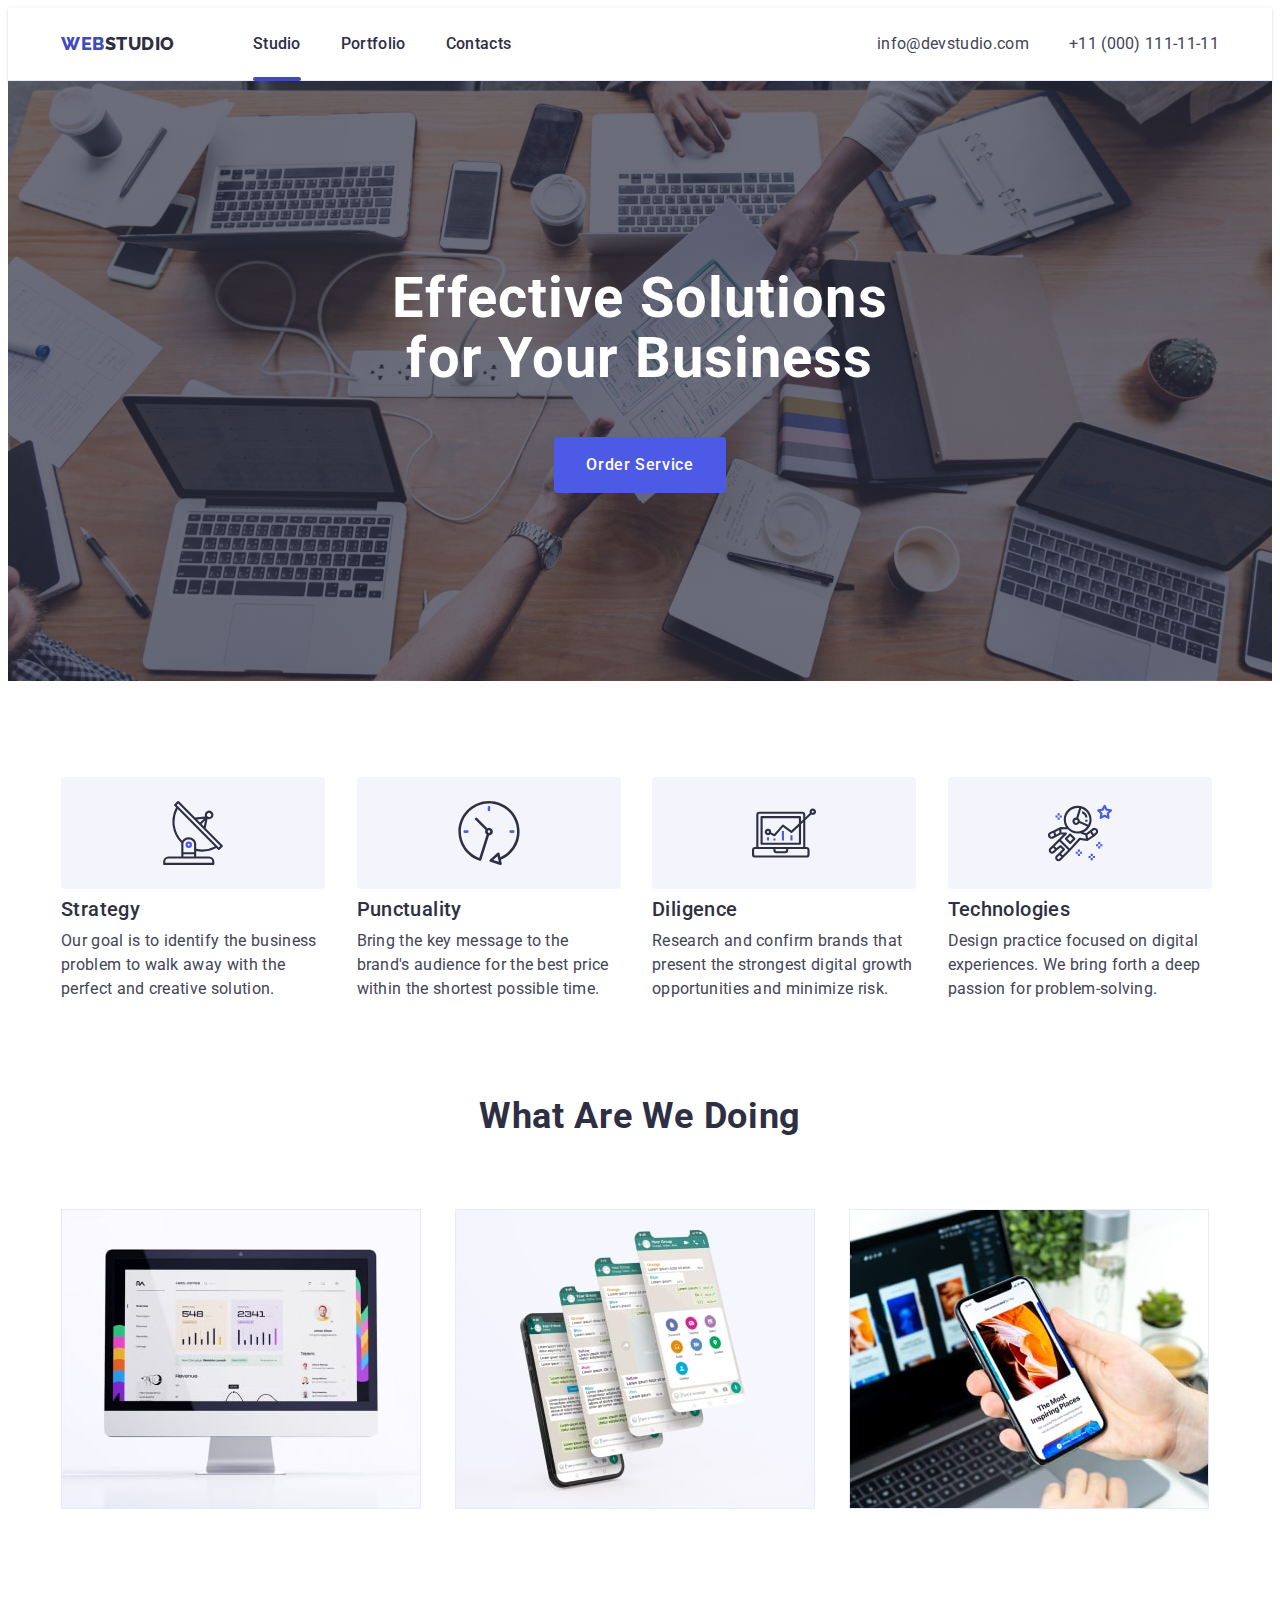
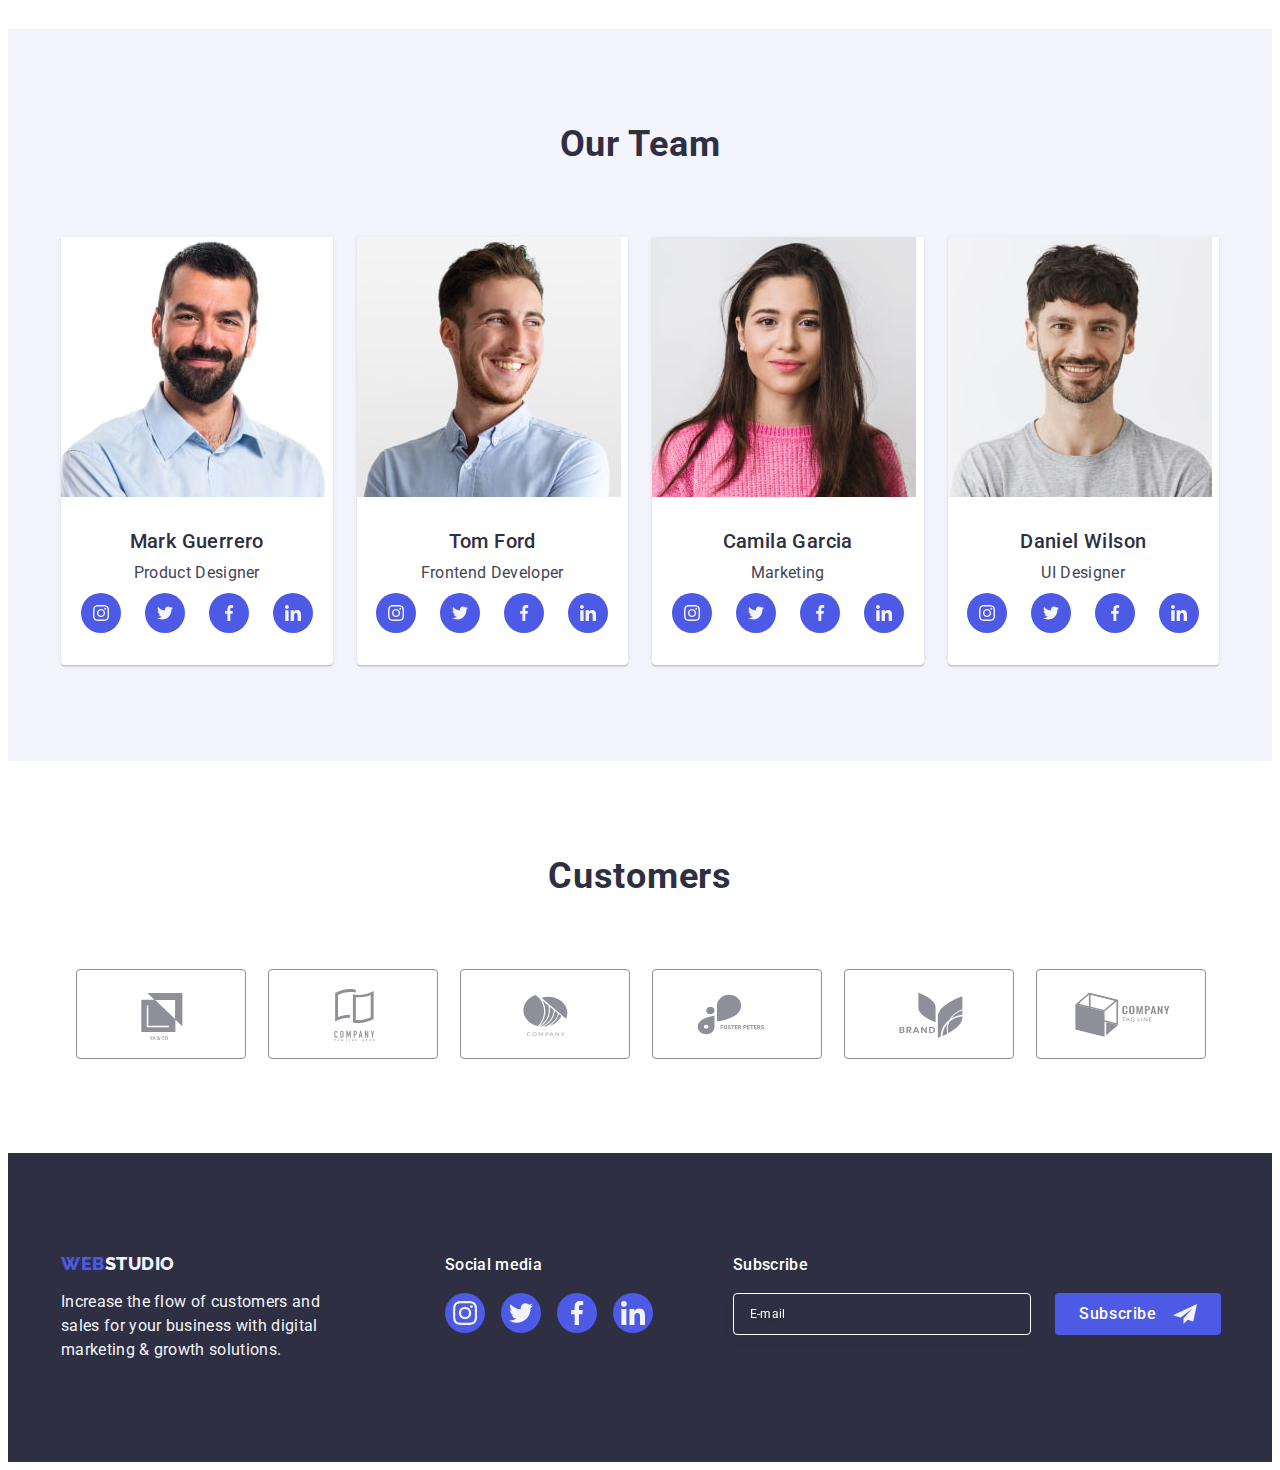
<file: index.html>
<!DOCTYPE html>
<html lang="en">
<head>
    <meta charset="UTF-8">
    <meta http-equiv="X-UA-Compatible" content="IE=edge">
    <meta name="viewport" content="width=device-width, initial-scale=1.0">
    <title>Web Studio</title>
    <link rel="preconnect" href="https://fonts.googleapis.com">
    <link rel="preconnect" href="https://fonts.gstatic.com" crossorigin>
    <link href="https://fonts.googleapis.com/css2?family=Raleway:wght@800&family=Roboto:wght@400;500;700&display=swap"
        rel="stylesheet">
    <link rel="stylesheet" href="https://cdnjs.cloudflare.com/ajax/libs/modern-normalize/2.0.0/modern-normalize.min.css"
        integrity="sha512-4xo8blKMVCiXpTaLzQSLSw3KFOVPWhm/TRtuPVc4WG6kUgjH6J03IBuG7JZPkcWMxJ5huwaBpOpnwYElP/m6wg=="
        crossorigin="anonymous" referrerpolicy="no-referrer" />
    <link rel="stylesheet" href="./css/styles.css">
</head>
<body>
    <h1 class="full"></h1>
    <header class="header">
    <div class="container header-container">
            <nav class="header-navigation list">
                <a href="./index.html" class="header-logo link">    
                    Web<span class="header-logo-accent">Studio</span>
                </a>
                <ul class="header-menu list">
                    <li class="header-menu-item"><a class="header-menu-link link current" href="./index.html">Studio</a></li>
                    <li class="header-menu-item"><a class="header-menu-link link" href="./portfolio.html">Portfolio</a></li>
                    <li class="header-menu-item"><a class="header-menu-link link" href="">Contacts</a></li>
                </ul>
            </nav>
            <address class="header-address">
                <ul class="header-address list">
                    <li class="header-socials-item"><a class="header-socials-item link" href="mailto:info@devstudio.com">info@devstudio.com</a><br /></li>
                    <li class="header-socials-item"><a class="header-socials-item link" href="tel:+110001111111">+11 (000) 111-11-11</a><br /></li>
                </ul>
            </address>
            <button type="button" class="header-button" data-menu-open>
                <svg class="header-button" width="32" height="22">
                    <use href="./images/icons.svg#icon-menu-hamburger"></use>
                </svg>
            </button>
    </div>
    <div class="mob-menu is-hidden" data-menu>
        <button type="button" class="mob-menu-close-btn" data-menu-close>
            <svg class="modal-icon" width="8" height="8"> 
                <use href="./images/icons.svg#icon-close-btn"></use>
            </svg>
        </button>
        <nav class="header-mob-navigation list">
        <ul class="header-mob-menu list">
            <li class="header-mob-menu-item"><a class="header-mob-menu-link link current" href="./index.html">Studio</a></li>
            <li class="header-mob-menu-item"><a class="header-mob-menu-link link" href="./portfolio.html">Portfolio</a></li>
            <li class="header-mob-menu-item"><a class="header-mob-menu-link link" href="">Contacts</a></li>
        </ul>
        </nav>
        <div>
            <address class="header-mob-address">
        <ul class="header-mob-address list">
            <li class="header-mob-socials-item"><a class="header-mob-tell link" href="tel:+110001111111">+11 (000)
                    111-11-11</a><br /></li>
            <li class="header-mob-socials-item"><a class="header-mob-email link"
                    href="mailto:info@devstudio.com">info@devstudio.com</a><br /></li>
        </ul>
        </address>
        <ul class="header-mob-container">
            <li class="header-mob-block">
                <a class="header-mob-block-link link" href="" aria-label="instagram" target="_blank" rel="noopener noreferrer">
                    <svg class="header-mob-icon" width="24" height="24">
                        <use href="./images/symbol-social-media.svg#icon-instagram-2"></use>
                    </svg>
                </a>
            </li>
            <li class="header-mob-block">
                <a class="header-mob-block-link" href="" aria-label="twitter" target="_blank" rel="noopener noreferrer">
                    <svg class="header-mob-icon" width="24" height="24">
                        <use href="./images/symbol-social-media.svg#icon-twitter-1"></use>
                    </svg>
                </a>
            </li>
            <li class="header-mob-block">
                <a class="header-mob-block-link" href="" aria-label="facebook" target="_blank" rel="noopener noreferrer">
                    <svg class="header-mob-icon" width="24" height="24">
                        <use href="./images/symbol-social-media.svg#icon-facebook-1"></use>
                    </svg>
                </a>
            </li>
            <li class="header-mob-block">
                <a class="header-mob-block-link" href="" aria-label="linkedin" target="_blank" rel="noopener noreferrer">
                    <svg class="header-mob-icon" width="24" height="24">
                        <use href="./images/symbol-social-media.svg#icon-linkedin-1"></use>
                    </svg>
                </a>
            </li>
        </ul>
        </div>
    </div>
    </header>
<main>
    <section class="hero">  
        <div class="container hero-container">
            <h1 class="hero-title">Effective Solutions for Your Business</h1>
            <button type="button" class="hero-btn" data-modal-open>Order Service</button>
        </div>
    </section>

    <section class="advantages list">
        <div class="container">
            <h2 class="visually-hidden">Section2</h2>
        <ul class="advantages-list list">
            <li class="advantages-item">
                <div class="advantages-block">
                    <svg class="advantages-icon" width="64" height="64" >
                        <use href="./images/icons.svg#icon-antenna-1"></use>
                    </svg>
                </div>
                <h3 class="advantages-subtitle">Strategy</h3>
                <p class="advantages-item-text">Our goal is to identify the business problem to walk away with the perfect and creative solution.</p>
            </li>
            <li class="advantages-item">
                <div class="advantages-block">
                    <svg class="advantages-icon" width="64" height="64">
                        <use href="./images/icons.svg#icon-clock-1"></use>
                    </svg>
                </div>
                <h3 class="advantages-subtitle">Punctuality</h3>
                <p class="advantages-item-text">Bring the key message to the brand's audience for the best price within the shortest possible time.</p>
            </li>
            <li class="advantages-item">
                <div class="advantages-block">
                    <svg class="advantages-icon" width="64" height="64">
                        <use href="./images/icons.svg#icon-diagram-1"></use>
                    </svg>
                </div>
                <h3 class="advantages-subtitle">Diligence</h3>
                <p class="advantages-item-text">Research and confirm brands that present the strongest digital growth opportunities and minimize risk.</p>
            </li>
            <li class="advantages-item">
                <div class="advantages-block">              
                    <svg class="advantages-icon" width="64" height="64">
                        <use href="./images/icons.svg#icon-astronaut-1"></use>
                    </svg>
                </div>
                <h3 class="advantages-subtitle">Technologies</h3>
                <p class="advantages-item-text">Design practice focused on digital experiences. We bring forth a deep passion for problem-solving.</p>
            </li>
        </ul>
        </div>
    </section>

    <section class="devices">
    <div class="container">
        <h2 class="devices-title">What are we doing</h2>
        <ul class="devices-list list">
            <li class="devices-item">
                <img 
                    srcset="./images/img1-min.jpg 1x,
                            ./images/img1-min-2x.jpg 2x"
                    src="./images/img1-min.jpg" width="360" height="300"
                    alt="Computer" /> 
            </li>
            <li class="devices-item">
                <img 
                    srcset="./images/img2-min.jpg 1x,
                            ./images/img2-min-2x.jpg 2x"
                    src="./images/img2-min.jpg" width="360" height="300"
                    alt="Phone" />
            </li>
            <li class="devices-item">
                <img 
                    srcset="./images/img3-min.jpg 1x,
                            ./images/img3-min-2x.jpg 2x"
                    src="./images/img3-min.jpg" width="360" height="300"
                    alt="Phone2" />
            </li>
        </ul>
    </div>
    </section >

    <section class="team">
        <div class="container">
            <h2 class="team-title">Our Team</h2>
                <ul class="team-list list">
                    <li class="team-item">
                        <img 
                            srcset="./images/img-min.jpg 1x,
                                    ./images/img-min-2x.jpg 2x"
                            src="./images/img-min.jpg" width="264" height="260" alt="Mark Guerrero" />
                            <div class="container-name-position">
                                <h3 class="team-subtitle">Mark Guerrero</h3>
                                <p class="team-item-text">Product Designer</p>
                                <ul class="team-block-container">
                                    <li class="team-block">
                                        <a class="team-block-link link" 
                                            href="" 
                                            aria-label="instagram" 
                                            target="_blank" 
                                            rel="noopener noreferrer">
                                            <svg class="team-icon" width="16" height="16">
                                                <use href="./images/symbol-social-media.svg#icon-instagram-2"></use>
                                            </svg>
                                        </a>
                                    </li>
                                    <li class="team-block">
                                        <a class="team-block-link link" 
                                            href="" 
                                            aria-label="twitter" 
                                            target="_blank" 
                                            rel="noopener noreferrer">
                                        <svg class="team-icon" width="16" height="16">
                                            <use href="./images/symbol-social-media.svg#icon-twitter-1"></use>
                                        </svg>
                                        </a>
                                    </li>
                                    <li class="team-block">
                                        <a class="team-block-link link" 
                                            href="" 
                                            aria-label="facebook" 
                                            target="_blank" 
                                            rel="noopener noreferrer">
                                        <svg class="team-icon" width="16" height="16">
                                            <use href="./images/symbol-social-media.svg#icon-facebook-1"></use>
                                        </svg>
                                        </a>
                                    </li>
                                    <li class="team-block">
                                        <a class="team-block-link link" 
                                            href="" 
                                            aria-label="linkedin" 
                                            target="_blank" 
                                            rel="noopener noreferrer">
                                        <svg class="team-icon" width="16" height="16">
                                            <use href="./images/symbol-social-media.svg#icon-linkedin-1"></use>
                                        </svg>
                                        </a>
                                    </li>
                                </ul>
                            </div>
                    </li>
                    <li class="team-item">
                        <img 
                            srcset="./images/img-2-min.jpg 1x,
                                    ./images/img-2-min-2x.jpg 2x"
                            src="./images/img-2-min.jpg" width="264" height="260" alt="Tom Ford" />
                            <div class="container-name-position">
                                <h3 class="team-subtitle">Tom Ford</h3>
                                <p class="team-item-text">Frontend Developer</p>
                                <ul class="team-block-container">
                                    <li class="team-block">
                                        <a class="team-block-link link" href="" aria-label="instagram" target="_blank" rel="noopener noreferrer">
                                            <svg class="team-icon" width="16" height="16">
                                                <use href="./images/symbol-social-media.svg#icon-instagram-2"></use>
                                            </svg>
                                        </a>
                                    </li>
                                    <li class="team-block">
                                        <a class="team-block-link link" href="" aria-label="twitter" target="_blank" rel="noopener noreferrer">
                                            <svg class="team-icon" width="16" height="16">
                                                <use href="./images/symbol-social-media.svg#icon-twitter-1"></use>
                                            </svg>
                                        </a>
                                    </li>
                                    <li class="team-block">
                                        <a class="team-block-link link" href="" aria-label="facebook" target="_blank" rel="noopener noreferrer">
                                            <svg class="team-icon" width="16" height="16">
                                                <use href="./images/symbol-social-media.svg#icon-facebook-1"></use>
                                            </svg>
                                        </a>
                                    </li>
                                    <li class="team-block">
                                        <a class="team-block-link link" href="" aria-label="linkedin" target="_blank" rel="noopener noreferrer">
                                            <svg class="team-icon" width="16" height="16">
                                                <use href="./images/symbol-social-media.svg#icon-linkedin-1"></use>
                                            </svg>
                                        </a>
                                    </li>
                                </ul>
                            </div>
                            
                    </li>
                    <li class="team-item">
                        <img 
                            srcset="./images/img-3-min.jpg 1x,
                                    ./images/img-3-min-2x.jpg 2x"
                            src="./images/img-3-min.jpg" width="264" height="260" alt="Camila Garcia" />
                            <div class="container-name-position">
                                <h3 class="team-subtitle">Camila Garcia</h3>
                                <p class="team-item-text">Marketing</p>
                                <ul class="team-block-container">
                                    <li class="team-block">
                                        <a class="team-block-link link" href="" aria-label="instagram" target="_blank" rel="noopener noreferrer">
                                            <svg class="team-icon" width="16" height="16">
                                                <use href="./images/symbol-social-media.svg#icon-instagram-2"></use>
                                            </svg>
                                        </a>
                                    </li>
                                    <li class="team-block">
                                        <a class="team-block-link link" href="" aria-label="twitter" target="_blank" rel="noopener noreferrer">
                                            <svg class="team-icon" width="16" height="16">
                                                <use href="./images/symbol-social-media.svg#icon-twitter-1"></use>
                                            </svg>
                                        </a>
                                    </li>
                                    <li class="team-block">
                                        <a class="team-block-link link" href="" aria-label="facebook" target="_blank" rel="noopener noreferrer">
                                            <svg class="team-icon" width="16" height="16">
                                                <use href="./images/symbol-social-media.svg#icon-facebook-1"></use>
                                            </svg>
                                        </a>
                                    </li>
                                    <li class="team-block">
                                        <a class="team-block-link link" href="" aria-label="linkedin" target="_blank" rel="noopener noreferrer">
                                            <svg class="team-icon" width="16" height="16">
                                                <use href="./images/symbol-social-media.svg#icon-linkedin-1"></use>
                                            </svg>
                                        </a>
                                    </li>
                                </ul>
                            </div>
                            
                    </li> 
                    <li class="team-item">
                        <img 
                            srcset="./images/img-4-min.jpg 1x,
                                    ./images/img-4-min-2x.jpg 2x"
                            src="./images/img-4-min.jpg" width="264" height="260" alt="Daniel Wilson" />
                            <div class="container-name-position">
                                <h3 class="team-subtitle">Daniel Wilson</h3>
                                <p class="team-item-text">UI Designer</p>
                                <ul class="team-block-container">
                                    <li class="team-block">
                                        <a class="team-block-link link" href="" aria-label="instagram" target="_blank" rel="noopener noreferrer">
                                            <svg class="team-icon" width="16" height="16">
                                                <use href="./images/symbol-social-media.svg#icon-instagram-2"></use>
                                            </svg>
                                        </a>
                                    </li>
                                    <li class="team-block">
                                        <a class="team-block-link link" href="" aria-label="twitter" target="_blank" rel="noopener noreferrer">
                                            <svg class="team-icon" width="16" height="16">
                                                <use href="./images/symbol-social-media.svg#icon-twitter-1"></use>
                                            </svg>
                                        </a>
                                    </li>
                                    <li class="team-block">
                                        <a class="team-block-link link" href="" aria-label="facebook" target="_blank" rel="noopener noreferrer">
                                            <svg class="team-icon" width="16" height="16">
                                                <use href="./images/symbol-social-media.svg#icon-facebook-1"></use>
                                            </svg>
                                        </a>
                                    </li>
                                    <li class="team-block">
                                        <a class="team-block-link link" href="" aria-label="linkedin" target="_blank" rel="noopener noreferrer">
                                            <svg class="team-icon" width="16" height="16">
                                                <use href="./images/symbol-social-media.svg#icon-linkedin-1"></use>
                                            </svg>
                                        </a>
                                    </li>
                                </ul>
                            </div>
                            
                    </li>
                </ul>
        </div>
    </section>

    <section class="customers">
        <div class="container">
            <h2 class="customers-title">Customers</h2>
            <ul class="customers-block-container">
                <li class="customers-block">
                    <a class="customers-link link" href="" aria-label="Logo" target="_blank" rel="noopener noreferrer">
                        <svg class="customers-icon" width="104" height="56">
                            <use href="./images/symbol-customers.svg#icon-Logo"></use>
                        </svg>
                    </a>
                </li>
                <li class="customers-block">
                    <a class="customers-link link" href="" aria-label="Logo-2" target="_blank" rel="noopener noreferrer">
                        <svg class="customers-icon" width="104" height="56">
                            <use href="./images/symbol-customers.svg#icon-Logo-2"></use>
                        </svg>
                    </a>
                </li>
                <li class="customers-block">
                    <a class="customers-link link" href="" aria-label="Logo-3" target="_blank" rel="noopener noreferrer">
                        <svg class="customers-icon" width="104" height="56">
                            <use href="./images/symbol-customers.svg#icon-Logo-3"></use>
                        </svg>
                    </a>
                </li>
                <li class="customers-block">
                    <a class="customers-link link" href="" aria-label="Logo-6" target="_blank" rel="noopener noreferrer">
                        <svg class="customers-icon" width="104" height="56">
                            <use href="./images/symbol-customers.svg#icon-Logo-6"></use>
                        </svg>
                    </a>
                </li>
                <li class="customers-block">
                    <a class="customers-link link" href="" aria-label="Logo-4" target="_blank" rel="noopener noreferrer">
                        <svg class="customers-icon" width="104" height="56">
                            <use href="./images/symbol-customers.svg#icon-Logo-4"></use>
                        </svg>
                    </a>
                </li>
                <li class="customers-block">
                    <a class="customers-link link" href="" aria-label="Logo-5" target="_blank" rel="noopener noreferrer">
                        <svg class="customers-icon" width="104" height="56">
                            <use href="./images/symbol-customers.svg#icon-Logo-5"></use>
                        </svg>
                    </a>
                </li>
                
            </ul>
        </div>
    </section>
</main>
<footer class="footer">
    <div class="container footer-container">
        <div class="footer-logo-text">
            <a href="./index.html" class="footer-logo link">
            Web<span class="footer-logo-accent ">Studio</span>
            </a>
            <p class="footer-main-text">Increase the flow of customers and sales for your business with digital marketing & growth
                solutions.</p>
            </div>
        <div class="footer-logo-media">
            <p class="footer-social-title">Social media</p>
            <ul class="footer-block-container">
                <li class="footer-block">
                    <a class="footer-block-link link" href="" aria-label="instagram" target="_blank" rel="noopener noreferrer">
                        <svg class="footer-icon" width="24" height="24">
                            <use href="./images/symbol-social-media.svg#icon-instagram-2"></use>
                        </svg>
                    </a>
                </li>
                <li class="footer-block">
                    <a class="footer-block-link link" href="" aria-label="twitter" target="_blank" rel="noopener noreferrer">
                        <svg class="footer-icon" width="24" height="24">
                            <use href="./images/symbol-social-media.svg#icon-twitter-1"></use>
                        </svg>
                    </a>
                </li>
                <li class="footer-block">
                    <a class="footer-block-link link" href="" aria-label="facebook" target="_blank" rel="noopener noreferrer">
                        <svg class="footer-icon" width="24" height="24">
                            <use href="./images/symbol-social-media.svg#icon-facebook-1"></use>
                        </svg>
                    </a>
                </li>
                <li class="footer-block">
                    <a class="footer-block-link link" href="" aria-label="linkedin" target="_blank" rel="noopener noreferrer">
                        <svg class="footer-icon" width="24" height="24">
                            <use href="./images/symbol-social-media.svg#icon-linkedin-1"></use>
                        </svg>
                    </a>
                </li>
            </ul>
        </div>
        <div class="footer-subscribe">
            <p class="footer-subscribe-title">Subscribe</p>
            <form class="footer-form">
                <label class="footer-input-form">
                    <input type="email" name="footer-email" class="footer-input" placeholder="E-mail">
                </label>
                <button type="submit" class="footer-form-btn">Subscribe
                    <svg class="footer-plane-icon" width="24" height="24">
                        <use href="./images/contacts.svg#icon-PLANE"></use>
                    </svg>
                </button>
            </form>
        </div>
    </div>
    </footer>
    <div class="backdrop is-hidden" data-modal>
        <div class="modal">
            <button type="button" class="modal-close-btn" data-modal-close>
                <svg class="modal-icon" width="8" height="8">
                    <use href="./images/icons.svg#icon-close-btn"></use>
                </svg>
            </button>
            <p class="modal-title">Leave your contacts and we will call you back</p>
                <form class="modal-form">
                <div class="modal-form-container">
                    <label class="input-label-text" for="user-name">Name</label>
                        <div class="input-wrap">
                            <input 
                            id="user-name"  
                            name="user-name"
                            type="text" 
                            class="modal-input" autofocus />
                            <svg class="modal-input-icon" width="18" height="24">
                            <use href="./images/contacts.svg#icon-person-black"></use>
                            </svg>
                        </div>
                </div>        
                <div class="modal-form-container">
                    <label class="input-label-text" for="user-tel">Phone</label>
                        <div class="input-wrap">
                            <input 
                            id="user-tel"
                            name="user-tel" 
                            type="tel" 
                            class="modal-input" />
                            <svg class="modal-input-icon" width="18" height="24">
                            <use href="./images/contacts.svg#icon-phone-black"></use>
                            </svg>
                        </div>
                </div>
                <div class="modal-form-container">
                    <label class="input-label-text" for="user-email">Email</label>
                        <div class="input-wrap">
                            <input 
                            id="user-email"
                            name="user-email" 
                            type="email" 
                            class="modal-input"  />
                            <svg class="modal-input-icon" width="18" height="24">
                            <use href="./images/contacts.svg#icon-email-black"></use>
                            </svg>
                        </div>
                </div>
                <div class="modal-comment-container">
                    <label for="user-comment" class="input-label-text">Comment</label>
                        <textarea name="user-comment" id="user-comment" class="modal-textarea" placeholder="Text input"></textarea>
                </div>
                    <div class="modal-field">
                        <input 
                        id="user-privacy" 
                        type="checkbox" 
                        value="true" 
                        name="user-privacy" 
                        class="modal-check visually-hidden" />
                        <label for="user-privacy" class="check-text">
                        <span class="check-icon-container">
                            <svg class="check-icon" width="10" height="8">
                                <use href="./images/contacts.svg#icon-Vector"></use>
                            </svg>
                        </span>I accept the terms and conditions of the <a href="" class="privacy-link">Privacy Policy</a> 
                        </label>
                    </div>
                    <button type="submit" class="modal-form-btn">Send</button>
                
            </form>
        </div>
    </div>
    <script src="./js/mobile-menu.js"></script>
    <script src="./js/modal.js"></script>
</body>
</html>
</file>
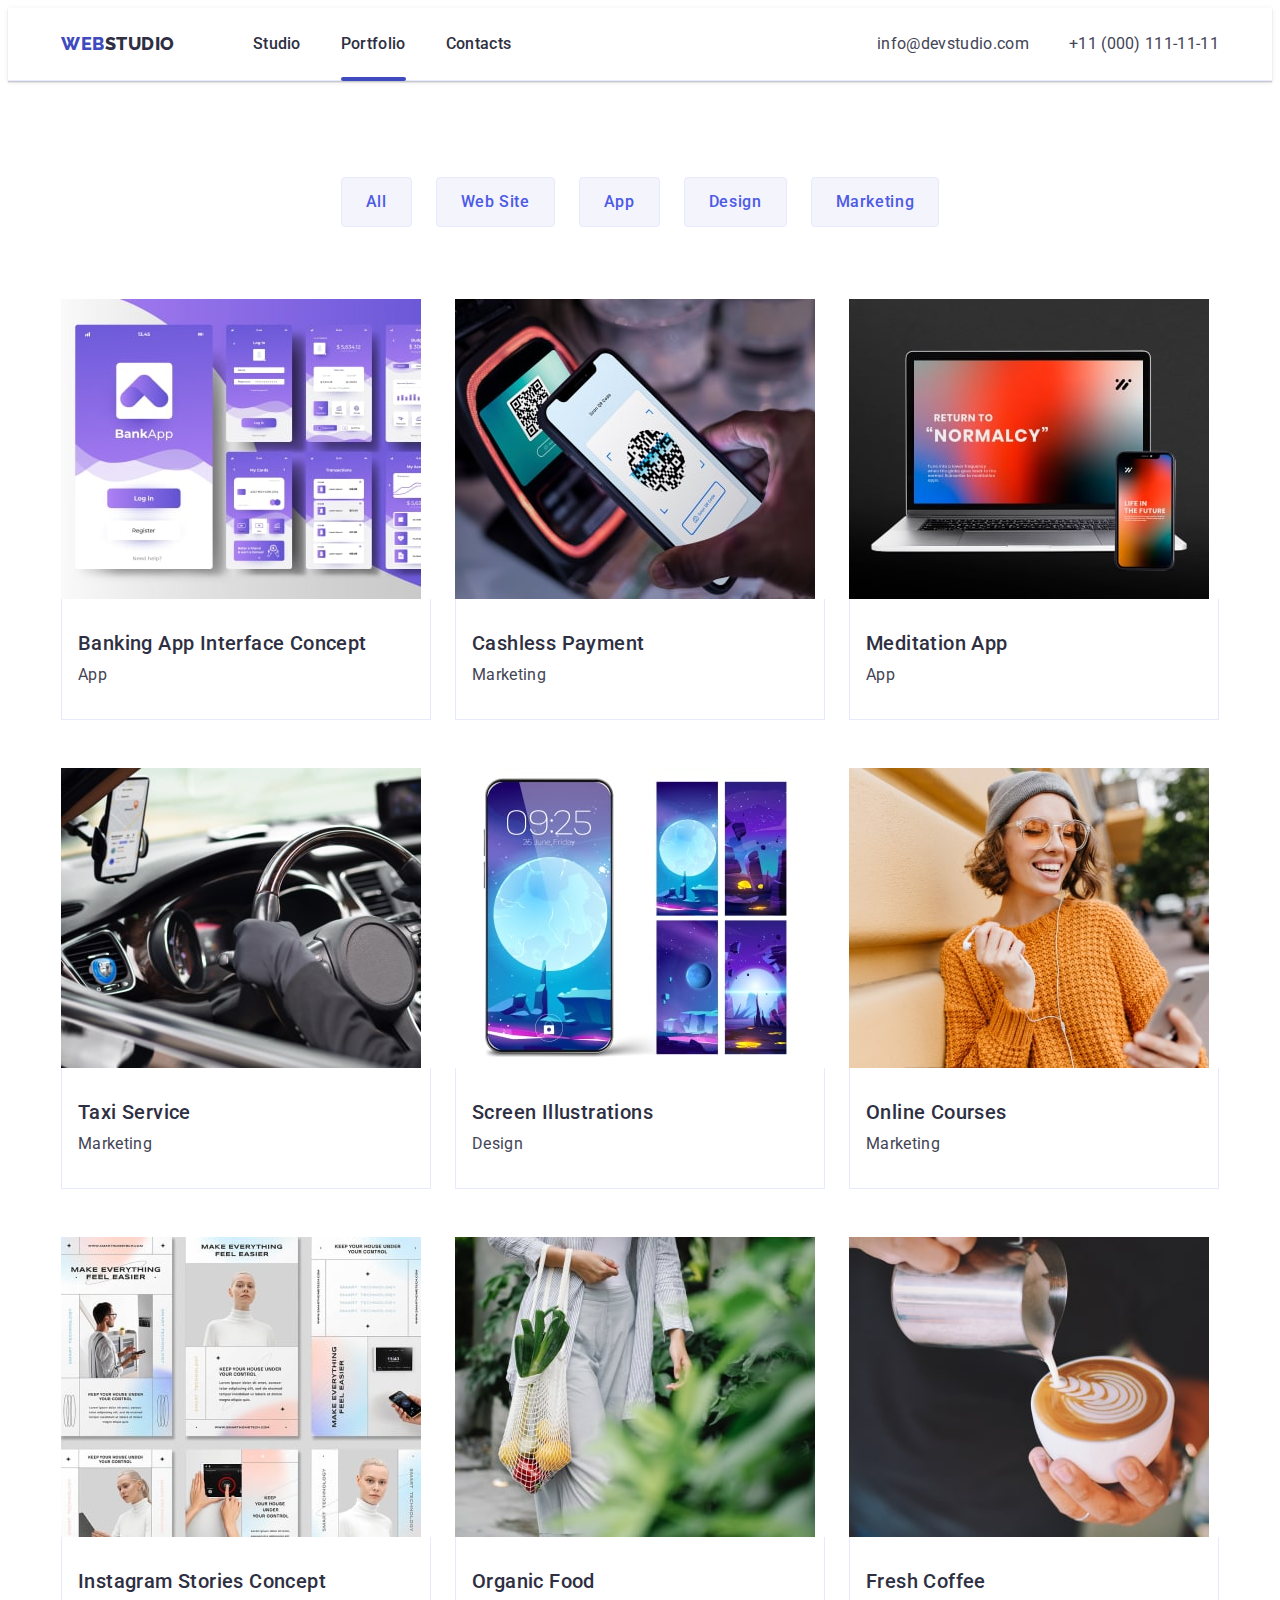
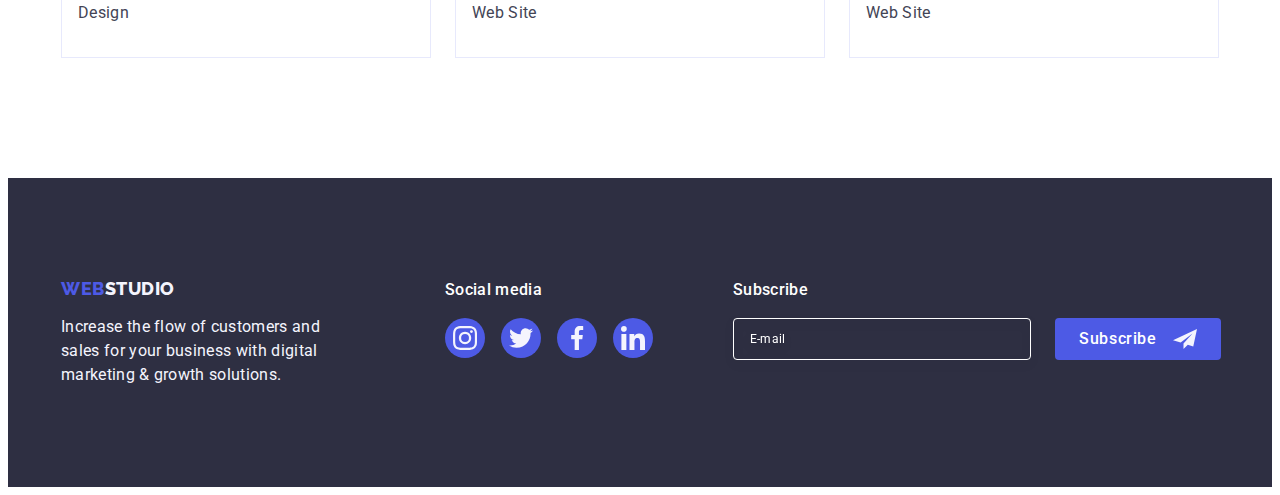
<file: portfolio.html>
<!DOCTYPE html>
<html lang="en">
<head>
    <meta charset="UTF-8">
    <meta name="viewport" content="width=device-width, initial-scale=1.0">
    <title>Portfolio</title>
    <link rel="preconnect" href="https://fonts.googleapis.com">
    <link rel="preconnect" href="https://fonts.gstatic.com" crossorigin>
    <link href="https://fonts.googleapis.com/css2?family=Raleway:wght@800&family=Roboto:wght@400;500;700&display=swap"
        rel="stylesheet">
    <link rel="stylesheet" href="https://cdnjs.cloudflare.com/ajax/libs/modern-normalize/2.0.0/modern-normalize.min.css"
        integrity="sha512-4xo8blKMVCiXpTaLzQSLSw3KFOVPWhm/TRtuPVc4WG6kUgjH6J03IBuG7JZPkcWMxJ5huwaBpOpnwYElP/m6wg=="
        crossorigin="anonymous" referrerpolicy="no-referrer" />
    <link rel="stylesheet" href="./css/styles.css">
</head>
<body>
    <header class="header">
            <div class="container header-container">
                <nav class="header-navigation list">
                    <a href="./index.html" class="header-logo link">
                        Web<span class="header-logo-accent">Studio</span>
                    </a>
                    <ul class="header-menu list">
                        <li class="header-menu-item"><a class="header-menu-link link" href="./index.html">Studio</a></li>
                        <li class="header-menu-item"><a class="header-menu-link link current" href="./portfolio.html">Portfolio</a></li>
                        <li class="header-menu-item"><a class="header-menu-link link" href="">Contacts</a></li>
                    </ul>
                </nav>
                <address class="header-address link">
                    <ul class="header-address list">
                        <li class="header-socials-item link"><a class="header-socials-item link" href="mailto:info@devstudio.com">info@devstudio.com</a><br /></li>
                        <li class="header-socials-item link"><a class="header-socials-item link" href="tel:+110001111111">+11 (000) 111-11-11</a><br /></li>
                    </ul>
                </address>
                <button type="button" class="header-button" data-menu-open>
                    <svg class="header-button" width="32" height="22">
                        <use href="./images/icons.svg#icon-menu-hamburger"></use>
                    </svg>
                </button>
            </div>
            <div class="mob-menu is-hidden" data-menu>
                <button type="button" class="mob-menu-close-btn" data-menu-close>
                    <svg class="modal-icon" width="8" height="8">
                        <use href="./images/icons.svg#icon-close-btn"></use>
                    </svg>
                </button>
                <ul class="header-mob-menu list">
                    <li class="header-mob-menu-item"><a class="header-mob-menu-link link" href="./index.html">Studio</a></li>
                    <li class="header-mob-menu-item"><a class="header-mob-menu-link link" href="./portfolio.html">Portfolio</a></li>
                    <li class="header-mob-menu-item"><a class="header-mob-menu-link link" href="">Contacts</a></li>
                </ul>
                <div>
                    <ul class="header-mob-address list">
                        <li class="header-mob-socials-item"><a class="header-mob-tell link" href="tel:+110001111111">+11 (000)
                                111-11-11</a><br /></li>
                        <li class="header-mob-socials-item"><a class="header-mob-email link"
                                href="mailto:info@devstudio.com">info@devstudio.com</a><br /></li>
                    </ul>
                    <ul class="header-mob-container">
                        <li class="header-mob-block">
                            <a class="header-mob-block-link link" href="" aria-label="instagram" target="_blank"
                                rel="noopener noreferrer">
                                <svg class="header-mob-icon" width="24" height="24">
                                    <use href="./images/symbol-social-media.svg#icon-instagram-2"></use>
                                </svg>
                            </a>
                        </li>
                        <li class="header-mob-block">
                            <a class="header-mob-block-link" href="" aria-label="twitter" target="_blank" rel="noopener noreferrer">
                                <svg class="header-mob-icon" width="24" height="24">
                                    <use href="./images/symbol-social-media.svg#icon-twitter-1"></use>
                                </svg>
                            </a>
                        </li>
                        <li class="header-mob-block">
                            <a class="header-mob-block-link" href="" aria-label="facebook" target="_blank"
                                rel="noopener noreferrer">
                                <svg class="header-mob-icon" width="24" height="24">
                                    <use href="./images/symbol-social-media.svg#icon-facebook-1"></use>
                                </svg>
                            </a>
                        </li>
                        <li class="header-mob-block">
                            <a class="header-mob-block-link" href="" aria-label="linkedin" target="_blank"
                                rel="noopener noreferrer">
                                <svg class="header-mob-icon" width="24" height="24">
                                    <use href="./images/symbol-social-media.svg#icon-linkedin-1"></use>
                                </svg>
                            </a>
                        </li>
                    </ul>
                </div>
    </header>
    <main>
        <section class="button-section">
            <div class="container">
                <h1 class="visually-hidden">to be hidden</h1>
            <ul class="button-list list">
                <li class="button-item">
                    <button type="button" class="button-maine">All</button>
                </li>
                <li class="button-item">
                    <button type="button" class="button-maine">Web Site</button>
                </li>
                <li class="button-item">
                    <button type="button" class="button-maine">App</button>
                </li>
                <li class="button-item">
                    <button type="button" class="button-maine">Design</button>
                </li>
                <li class="button-item">
                    <button type="button" class="button-maine">Marketing</button>
                </li>
            </ul>
            <ul class="portfolio-list list">
                <li class="portfolio-list-item">
                    <a href="/" class="portfolio-list-link link">
                        <div class="portfolio-image">
                        <img src="./images/img-2-1-min.jpg" width="360" height="300" alt="Mark Guerrero" />
                        <p class="portfolio-cover-text">14 Stylish and User-Friendly App Design Concepts · Task Manager App · Calorie Tracker
                            App · Exotic Fruit Ecommerce App ·
                            Cloud Storage App</p>
                        </div>
                        <div class="container-app-category">
                            <h2 class="portfolio-subtitle">Banking App Interface Concept</h2>
                            <p class="portfolio-item-text">App</p>
                        </div>
                    </a>
                </li>
                <li class="portfolio-list-item">
                    <a href="/" class="portfolio-list-link link">
                        <div class="portfolio-image">
                        <img src="./images/img-2-2-min.jpg" width="360" height="300" alt="Tom Ford" />
                        <p class="portfolio-cover-text">14 Stylish and User-Friendly App Design Concepts · Task Manager App · Calorie Tracker
                            App · Exotic Fruit Ecommerce App ·
                            Cloud Storage App</p>
                        </div>
                        <div class="container-app-category">
                            <h2 class="portfolio-subtitle">Cashless Payment</h2>
                            <p class="portfolio-item-text">Marketing</p>
                        </div>
                    </a>
                </li>
                <li class="portfolio-list-item">
                    <a href="/" class="portfolio-list-link link">
                        <div class="portfolio-image">
                        <img src="./images/img-2-3-min.jpg" width="360" height="300" alt="Camila Garcia" />
                        <p class="portfolio-cover-text">14 Stylish and User-Friendly App Design Concepts · Task Manager App · Calorie Tracker
                            App · Exotic Fruit Ecommerce App ·
                            Cloud Storage App</p>
                        </div>
                        <div class="container-app-category">
                            <h2 class="portfolio-subtitle">Meditation App</h2>
                            <p class="portfolio-item-text">App</p>
                        </div>
                    </a>
                </li>
                <li class="portfolio-list-item">
                    <a href="/" class="portfolio-list-link link">
                        <div class="portfolio-image">
                        <img src="./images/img-2-4-min.jpg" width="360" height="300" alt="Mark Guerrero" />
                        <p class="portfolio-cover-text">14 Stylish and User-Friendly App Design Concepts · Task Manager App · Calorie Tracker
                            App · Exotic Fruit Ecommerce App ·
                            Cloud Storage App</p>
                        </div>
                        <div class="container-app-category">
                            <h2 class="portfolio-subtitle">Taxi Service</h2>
                            <p class="portfolio-item-text">Marketing</p>
                        </div>
                    </a>
                </li> 
                <li class="portfolio-list-item">
                    <a href="/" class="portfolio-list-link link">
                        <div class="portfolio-image">
                        <img src="./images/img-2-5-min.jpg" width="360" height="300" alt="Tom Ford" />
                        <p class="portfolio-cover-text">14 Stylish and User-Friendly App Design Concepts · Task Manager App · Calorie Tracker
                            App · Exotic Fruit Ecommerce App ·
                            Cloud Storage App</p>
                        </div>
                        <div class="container-app-category">
                            <h2 class="portfolio-subtitle">Screen Illustrations</h2>
                            <p class="portfolio-item-text">Design</p>
                        </div>
                    </a>
                </li>
                <li class="portfolio-list-item">
                    <a href="/" class="portfolio-list-link link">
                        <div class="portfolio-image">
                        <img src="./images/img-2-6-min.jpg" width="360" height="300" alt="Camila Garcia" />
                        <p class="portfolio-cover-text">14 Stylish and User-Friendly App Design Concepts · Task Manager App · Calorie Tracker
                            App · Exotic Fruit Ecommerce App ·
                            Cloud Storage App</p>
                        </div>
                        <div class="container-app-category">
                            <h2 class="portfolio-subtitle">Online Courses</h2>
                            <p class="portfolio-item-text">Marketing</p>
                        </div>
                    </a>
                </li>
                <li class="portfolio-list-item">
                    <a href="/" class="portfolio-list-link link">
                        <div class="portfolio-image">
                        <img src="./images/img-2-7-min.jpg" width="360" height="300" alt="Mark Guerrero" />
                        <p class="portfolio-cover-text">14 Stylish and User-Friendly App Design Concepts · Task Manager App · Calorie Tracker
                            App · Exotic Fruit Ecommerce App ·
                            Cloud Storage App</p>
                        </div>
                        <div class="container-app-category">
                            <h2 class="portfolio-subtitle">Instagram Stories Concept</h2>
                            <p class="portfolio-item-text">Design</p>
                        </div>
                    </a>
                </li>
                <li class="portfolio-list-item">
                    <a href="/" class="portfolio-list-link link">
                        <div class="portfolio-image">
                        <img src="./images/img-2-8-min.jpg" width="360" height="300" alt="Tom Ford" />
                        <p class="portfolio-cover-text">14 Stylish and User-Friendly App Design Concepts · Task Manager App · Calorie Tracker
                            App · Exotic Fruit Ecommerce App ·
                            Cloud Storage App</p>
                        </div>
                        <div class="container-app-category">
                            <h2 class="portfolio-subtitle">Organic Food</h2>
                            <p class="portfolio-item-text">Web Site</p>
                        </div>
                    </a>
                </li>
                <li class="portfolio-list-item">
                    <a href="/" class="portfolio-list-link link">
                        <div class="portfolio-image">
                        <img src="./images/img-2-9-min.jpg" width="360" height="300" alt="Camila Garcia" />
                        <p class="portfolio-cover-text">14 Stylish and User-Friendly App Design Concepts · Task Manager App · Calorie Tracker
                            App · Exotic Fruit Ecommerce App ·
                            Cloud Storage App</p>
                        </div>
                        <div class="container-app-category">
                            <h2 class="portfolio-subtitle">Fresh Coffee</h2>
                            <p class="portfolio-item-text">Web Site</p>
                        </div>
                    </a>
                </li>
            </ul>
            </div>
        </section>
    </main>
    <footer class="footer">
            <div class="container footer-container">
                <div class="footer-logo-text">
                    <a href="./index.html" class="footer-logo link">
                        Web<span class="footer-logo-accent ">Studio</span>
                    </a>
                    <p class="footer-main-text">Increase the flow of customers and sales for your business with digital marketing &
                        growth
                        solutions.</p>
                </div>
                <div class="footer-logo-media">
                    <p class="footer-social-title">Social media</p>
                    <ul class="footer-block-container">
                        <li class="footer-block">
                            <a class="footer-block-link link" href="" aria-label="instagram" target="_blank"
                                rel="noopener noreferrer">
                                <svg class="footer-icon" width="24" height="24">
                                    <use href="./images/symbol-social-media.svg#icon-instagram-2"></use>
                                </svg>
                            </a>
                        </li>
                        <li class="footer-block">
                            <a class="footer-block-link link" href="" aria-label="twitter" target="_blank"
                                rel="noopener noreferrer">
                                <svg class="footer-icon" width="24" height="24">
                                    <use href="./images/symbol-social-media.svg#icon-twitter-1"></use>
                                </svg>
                            </a>
                        </li>
                        <li class="footer-block">
                            <a class="footer-block-link link" href="" aria-label="facebook" target="_blank"
                                rel="noopener noreferrer">
                                <svg class="footer-icon" width="24" height="24">
                                    <use href="./images/symbol-social-media.svg#icon-facebook-1"></use>
                                </svg>
                            </a>
                        </li>
                        <li class="footer-block">
                            <a class="footer-block-link link" href="" aria-label="linkedin" target="_blank"
                                rel="noopener noreferrer">
                                <svg class="footer-icon" width="24" height="24">
                                    <use href="./images/symbol-social-media.svg#icon-linkedin-1"></use>
                                </svg>
                            </a>
                        </li>
                    </ul>
                </div>
                <div class="footer-subscribe">
                    <p class="footer-subscribe-title">Subscribe</p>
                    <form class="footer-form">
                        <label class="footer-input-form">
                            <input type="email" name="footer-email" class="footer-input" placeholder="E-mail">
                        </label>
                        <button type="submit" class="footer-form-btn">Subscribe
                            <svg class="footer-plane-icon" width="24" height="24">
                                <use href="./images/contacts.svg#icon-PLANE"></use>
                            </svg>
                        </button>
                    </form>
                </div>
            </div>
        </footer>
        <script src="./js/mobile-menu.js"></script>
</body>
</html>
</file>
<file: css/styles.css>
:root {
    --accent-color: #4D5AE5;
    --main-text-color: #2E2F42;
    --secondary-text-color: #ffffff;
}

p,h1,h2,h3,h4,h5,h6 {
    margin-top: 0;
    margin-bottom: 0;
}

ul,ol {
    margin-top: 0;
    margin-bottom: 0;
    padding-left: 0;
}
body {
    font-family: 'Roboto',sans-serif;
    color: #434455;
    background-color: #ffffff;

}
img {
    display: block
}

.container {
    width: 100%;
    padding-left: 15px;
    padding-right: 15px;
    margin: 0 auto;

}

.visually-hidden {
    position: absolute;
    width: 1px;
    height: 1px;
    margin: -1px;
    border: 0;
    padding: 0;
    white-space: nowrap;
    clip-path: inset(100%);
    clip: rect(0 0 0 0);
    overflow: hidden;
}

.link {
    text-decoration: none;
}

.list {
    list-style-type: none;
}

ul {
    list-style-type: none;
}
.header {
    border-bottom: 1px solid #e7e9fc;
    box-shadow:0px 2px 1px rgba(46, 47, 66, 0.08),
        0px 1px 1px rgba(46, 47, 66, 0.16),
        0px 1px 6px rgba(46, 47, 66, 0.08);
    
}
.header-container{
    display: flex;
    align-items: center;
    padding: 24px 15px;
}
.header-navigation{
    display: flex;
    align-items: center;
    flex-grow: 1;
    
}
.header-logo {
    color: #404bbf;
    font-size: 18px;
    font-weight: 800;
    line-height: 1.17;
    letter-spacing: 0.03em; 
    font-family: 'Raleway', sans-serif;
    text-transform: uppercase;
    /* margin-right: 76px; */
}

.header-logo-accent {
    color: var(--main-text-color);
        }

.header-button {
            display: block;
            color: var(--main-text-color);
            background-color: transparent;
            cursor: pointer;
            border: none;
            box-shadow: none;
            margin-left: auto;
            margin-right: auto;
            padding: 0;
        }

.header-menu, .header-address {
    display: none;
}

.mob-menu {
    position: fixed;
    top: 0;
    left: 0;
    background-color: #ffffff;
    width: 100%;
    height: 100%;
    z-index: 2;
    padding-left: 40px;
    padding-right: 30px;
    padding-top: 80px;
    padding-bottom: 40px;
    display: flex;
    flex-direction: column;
    justify-content: space-between;
    /* transform: translate(100%); */
    transition: transform 250ms cubic-bezier(0.4, 0, 0.2, 1);
    overflow:auto;
}

.mob-menu.is-hidden{
    transform: translateX(0); }

.mob-menu-close-btn {
    margin-left: auto;
    margin-bottom: 32px;
    border: none;
    width: 24px;
    height: 24px;
    position: absolute;
    top: 24px;
    right: 24px;
    cursor: pointer;
    padding: 0;
    background-color: #E7E9FC;
    border: 1px solid rgba(0, 0, 0, 0.10);
    border-radius: 50%;
    display: flex;
    justify-content: center;
    align-items: center;
    fill: var(--main-text-color);
    transition: background-color 250ms cubic-bezier(0.4, 0, 0.2, 1),
    border 250ms cubic-bezier(0.4, 0, 0.2, 1);
}
.mob-menu-close-btn:hover,
.mob-menu-close-btn:focus {
    background-color: #404bbf;
    border: none;
    fill: var(--secondary-text-color);
}


.header-mob-menu {
    display: flex;
    gap: 40px;
    flex-direction: column;
}

.header-mob-menu-link {
    font-size: 36px;
    font-style: normal;
    font-weight: 700;
    line-height: 1.11;
    letter-spacing: 0.02em;
    color: var(--main-text-color);
}

.header-mob-menu-link:hover,
.header-mob-menu-link:focus {
    color: #404bbf;
}


.header-mob-address {
    display: flex;
    flex-direction: column;
    gap: 40px;
    margin-bottom: 48px;

}

.header-mob-tell {
    font-size: 36px;
    font-style: normal;
    font-weight: 700;
    line-height: 1.1;
    letter-spacing: 0.02em;
    color: var(--accent-color);
}
.header-mob-email {
    font-size: 20px;
    font-style: normal;
    font-weight: 500;
    line-height: 1.2;
    letter-spacing: 0.02em;
    color: #434455;
}

.header-mob-container {
    display: flex;
    justify-content: space-between;
}

.header-mob-block {
    width: 40px;
    height: 40px;
}

.header-mob-block-link {
    width: 100%;
        height: 100%;
        background-color: var(--accent-color);
        border-radius: 50%;
        display: flex;
        align-items: center;
        justify-content: center;
        transition: background-color 250ms cubic-bezier(0.4, 0, 0.2, 1);
}

.header-mob-block-link:hover,
.header-mob-block-link:focus {
    background-color: #31d0aa;
}

.header-mob-icon {
    fill: #F4F4FD;
}


.hero{
    background-image: linear-gradient(rgba(46, 47, 66, 0.70), rgba(46, 47, 66, 0.70)),url(../images/people-office-mob.jpg);
    max-width: 1440px;
    background-repeat: no-repeat;
    background-position: center;
    background-size: cover;
    /* padding: 188px 0; */
    padding: 112px 0;
    margin-left: auto;
    margin-right: auto;
}

@media (min-device-pixel-ratio: 2),
(min-resolution: 192dpi),
(min-resolution: 2dppx) {
    .hero{
        background-image: linear-gradient(rgba(46, 47, 66, 0.70), rgba(46, 47, 66, 0.70)), url(../images/people-office-mob-2x.jpg);
    }
}


.hero-title {
    color: var(--secondary-text-color);
    /* font-size: 56px; */
    font-size: 36px;
    font-weight: 700;
    line-height: 1.07;
    letter-spacing: 0.02em;
    text-align: center;
    /* max-width: 496px; */
    max-width: 320px;   
    margin-bottom: 48px;
    margin-left:auto;
    margin-right:auto;
}

.hero-btn {
    display: block;
    color: var(--secondary-text-color);
    font-size: 16px;
    font-weight: 500;
    background-color: var(--accent-color);
    cursor: pointer;
    font-family: 'Roboto', sans-serif;
    line-height: 1.5;
    letter-spacing: 0.04em;
    padding: 16px 32px;
    border-radius: 4px;
    border: none;
    min-width: 169px;
    margin-left: auto;
    margin-right: auto;
    transition: background-color 250ms cubic-bezier(0.4, 0, 0.2, 1);

}
.hero-btn:hover,
.hero-btn:focus {
    background-color: #404BBF;
}

.advantages {
    background-color: #FFFFFF;
    padding: 96px 0;
    
}
.advantages-subtitle {
    color: var(--main-text-color);
    /* font-size: 20px; */
    /* font-weight: 500; */
    font-size: 36px;
    font-weight: 700;;
    letter-spacing: 0.02em;
    /* line-height: 1.2; */
    line-height: 1.1;
    margin-bottom: 8px;
    text-align: center;
    /* width: 396px; */

}

.advantages-list {
    display: flex;
    flex-wrap: wrap;
    /* gap: 24px; */
    gap:72px;


}

.advantages-item {
    width: 100%;
    /* width: calc((100% - 24px * 3) / 4); */
    
}


.advantages-block{
    /* width: 264px; */
    width: 396px;
    height: 112px;
    background-color: #F4F4FD;
    margin-bottom: 8px;
    display: flex;
    align-items: center;
    justify-content: center;
    border-radius: 4px;
    display: none;
}



.advantages-item-text {
    font-family: Roboto;
    color: #434455;
    font-size: 16px;
    /* font-weight: 400; */
    font-weight: 500;
    line-height: 1.5;
    letter-spacing: 0.02em;
    /* width: 264px; */
    /* height: 72px; */
    /* width: 396px;
    height: 48px; */
    
}

.devices {
    background-color: var(--secondary-text-color);
    padding-bottom: 120px;
}
.devices-title {
    color: var(--main-text-color);
    font-size: 36px;
    font-weight: 700;
    line-height: 1.11;
    letter-spacing: 0.02em;
    text-align: center;
    text-transform: capitalize;
    margin-bottom: 72px;
}

.devices {
    display: none;
}
.devices-list{
    /* display: flex; */
    /* gap: 24px ; */

}   
.devices-item {
    /* width: calc((100% - 24px * 2) / 3); */
}

.team {
    background-color: #F4F4FD;
    /* padding: 120px 0; */
}

.team-title {
    color: var(--main-text-color);
    font-size: 36px;
    font-weight: 700;
    line-height: 1.11;
    letter-spacing: 0.02em;
    text-align: center;
    text-transform: capitalize;
    margin-bottom: 72px;
}

.team-list {
    display: flex;
    /* gap: 24px; */
    flex-wrap: wrap;
}

.team-item{
    background-color: var(--secondary-text-color);
    box-shadow: 0px 2px 1px 0px rgba(46, 47, 66, 0.08), 0px 1px 1px 0px rgba(46, 47, 66, 0.16), 0px 1px 6px 0px rgba(46, 47, 66, 0.08);
    border-radius: 0px 0px 4px 4px;
    /* width: calc((100% - 24px * 3) / 4); */
}

.container-name-position {
    padding: 32px 0;
}

.team-subtitle {
    color: var(--main-text-color);
    font-size: 20px;
    font-weight: 500;
    letter-spacing: 0.02em;
    line-height: 1.2;
    text-align: center;
    margin-bottom: 8px;
}

.team-item-text {
    color: #434455;
    font-size: 16px;
    font-weight: 400;
    line-height: 1.5;
    letter-spacing: 0.02em;
    text-align: center;
    margin-bottom: 8px;
}
.team-block-container{
    display: flex;
    align-items: center;
    justify-content: center;
    gap: 24px;
}
.team-block{
    width: 40px;
    height: 40px;
    
}

.team-block-link {
    width: 100%;
    height:100%;
    background-color: var(--accent-color);
    border-radius: 50%;
    display: flex;
    align-items: center;
    justify-content: center;
    transition: background-color 250ms cubic-bezier(0.4, 0, 0.2, 1);
}

.team-block-link:hover,
.team-block-link:focus {
    background-color: #404BBF;}

.team-icon{
    fill: #F4F4FD;

}

.customers {
    /* padding-top: 120px;
    padding-bottom: 120px; */
    padding-top: 96px;
    padding-bottom: 96px;
}
.customers-title {
        color: var(--main-text-color);
        font-size: 36px;
        font-weight: 700;
        line-height: 1.11;
        letter-spacing: 0.02em;
        text-align: center;
        text-transform: capitalize;
        margin-bottom: 72px;
        
}

.customers-block-container{
    /* display: flex;
    flex-direction: wrap; */
    column-gap: 16px;
    row-gap: 72px;
    /* gap: 24px; */
}

.customers-block{
    /* width: calc((100% - 120px) / 6); */
    height: 88px;
    }



.customers-link {
    /* width: 100%; */
    /* height: 100%; */
    display: flex;
    align-items: center;
    justify-content: center;
    border: 1px solid var(--lightslate, #8E8F99);
    border-radius: 4px;
    color: #8E8F99;
    transition:  border-color 250ms cubic-bezier(0.4, 0, 0.2, 1),
    color 250ms cubic-bezier(0.4, 0, 0.2, 1);
}


.customers-link:hover,
.customers-link:focus {
    border: 1px solid #404bbf;
    color: #404bbf;
}
.customers-icon {
    fill: currentColor;
}

.portfolio-list {
    display: flex;
    column-gap: 24px;
    row-gap: 48px;
    flex-wrap: wrap;
    align-items: center;
    
}


.portfolio-list-item {
    background-color: var(--secondary-text-color);
    /* width: calc((100% - 24px * 2) / 3); */
    
}

.portfolio-list-link {
    display: block;
    transition: box-shadow 250ms cubic-bezier(0.4, 0, 0.2, 1);
    
}

.portfolio-list-link:hover,
.portfolio-list-link:focus
{
    box-shadow: 0px 1px 6px rgba(46, 47, 66, 0.08), 0px 1px 1px rgba(46, 47, 66, 0.16), 0px 2px 1px rgba(46, 47, 66, 0.08);
}

.portfolio-image {
    position: relative;
    overflow: hidden;
}
.portfolio-list-link:is(:hover, :focus) .portfolio-cover-text {
    transform: translateY(0%);
    cursor: pointer;
}

.portfolio-cover-text {
    position: absolute;
    top: 0;
    left: 0;
    height: 100%;
    padding: 40px 32px;
    font-size: 16px;
    line-height: 1.5;
    letter-spacing: 0.02em;
    color: #F4F4FD;
    background-color: #4d5ae5;
    transform:translateY(100%);
    transition: transform 250ms cubic-bezier(0.4, 0, 0.2, 1);
}
.container-app-category {
    padding: 32px 16px;
    border: 1px solid #e7e9fc;
    border-top: none;
    border-bottom: non;

}
.portfolio-subtitle {
    color: var(--main-text-color);
    font-size: 20px;
    font-weight: 500;
    letter-spacing: 0.02em;
    line-height: 1.2;
    text-align: left;
    margin-bottom: 8px;

}

.portfolio-item-text {
    color: #434455;
    font-size: 16px;
    font-weight: 400;
    line-height: 1.5;
    letter-spacing: 0.02em;
    text-align: left;
}



.footer {
    
    background-color: var(--main-text-color);
    /* padding: 100px 0; */
    padding: 96px 0;
} 

.footer-container{
    
    display:flex;
    flex-wrap: wrap;
    /* align-items: baseline; */
    /* justify-content: center; */
    gap: 72px;
    
}
.footer-logo-text{
    /* margin-right: 120px; */
    text-align: center;
}
.footer-logo {
    color: #4d5ae5;
    font-size: 18px;
    font-weight: 800;
    line-height: 1.17;
    letter-spacing: 0.03em;
    font-family: 'Raleway', sans-serif;
    text-transform: uppercase;
    display: inline-block;
    margin-bottom: 16px;
}
.footer-logo-accent {
    color: #F4F4FD;
}
.footer-main-text {
    color: #F4F4FD;
    font-size: 16px;
    font-weight: 400;
    line-height: 1.5;
    letter-spacing: 0.02em;
    /* max-width: 264px; */
    /* max-width: 268px; */
    text-align: center;
    

}

.footer-logo-media{
    width: 100%;
    
}
.footer-social-title {
    color: var(--secondary-text-color);
    font-size: 16px;
    font-style: normal;
    font-weight: 500;
    line-height: 1.5;
    letter-spacing: 0.02em;
    margin-bottom: 16px;
    text-align: center;
}

.footer-block-container {
    justify-content: center;
    display: flex;
    gap: 16px;
}

.footer-block {
    width: 40px;
    height: 40px;
}
.footer-block-link {
    width: 100%;
    height: 100%;
    background-color: var(--accent-color);
    border-radius: 50%;
    display: flex;
    align-items: center;
    justify-content: center;
    transition: background-color 250ms cubic-bezier(0.4, 0, 0.2, 1);
}

.footer-block-link:hover,
.footer-block-link:focus {
    background-color: #31d0aa;
}

.footer-icon {
    fill: #F4F4FD;

}   
.footer-subscribe{
    width:100%;
}
.footer-subscribe-title{
    color: var(--secondary-text-color);
    font-size: 16px;
    font-style: normal;
    font-weight: 500;
    line-height: 1.5;
    letter-spacing: 0.02em;
    margin-bottom: 16px;
    text-align: center;
}
.footer-form{
    display: flex;
    flex-direction: column;
    gap: 24px;
}
.footer-input {
    /* width: 264px; */
    /* width: 398px; */
    width: 100%;
    height: 40px;
    background-color: transparent;
    color: #FFFFFF;
    padding: 0 16px;
    border-radius: 30px;
    border-radius: 4px;
    border: 1px solid #FFFFFF;
    outline: transparent;
    font-size: 12px;
    line-height: 1.5;
    letter-spacing: 0.04em;
    filter: drop-shadow(0px 4px 4px rgba(0, 0, 0, 0.15));
}
.footer-input::placeholder{
    color: #FFFFFF;
    font-family: Roboto;
    font-size: 12px;
    font-style: normal;
    font-weight: 400;
    line-height: 2;
    letter-spacing: 0.02em;
}
.footer-input:focus {
    border-color: #fafafa;
}

.footer-input:focus+.footer-label {
    transform: translateY(-250%);
}

.footer-input:not(:placeholder-shown)+.footer-label {
    transform: translateY(-250%);
}
.footer-form-btn{
    /* display: block; */
    color: var(--secondary-text-color);
    font-size: 16px;
    font-weight: 500;
    background-color: var(--accent-color);
    cursor: pointer;
    font-family: 'Roboto', sans-serif;
    line-height: 1.5;
    letter-spacing: 0.04em;
    padding: 8px 24px;
    border-radius: 4px;
    border: none;
    min-width: 165px;
    margin-left: auto;
    margin-right: auto;
    transition: background-color 250ms cubic-bezier(0.4, 0, 0.2, 1);
    display: flex;
    justify-content: center;
    align-items: center;
}
.footer-form-btn:hover,
.footer-form-btn:focus {
    background-color: #404BBF;}

.footer-plane-icon{
    display:flex;
    margin-left: 16px;
    fill: #F4F4FD;
    justify-content: center;
}


.button-section {
    /* padding-top: 96px; */
    /* padding-bottom: 120px */
    padding-top: 48px;
    padding-bottom: 48px;
}
.button-list {
    display: flex;
    flex-wrap: wrap;
    margin-bottom: 72px;
    gap: 24px;
    row-gap: 16px;
    /* justify-content: center; */
}


.button-maine {
    color: var(--accent-color);
    text-align: center;
    font-size: 16px;
    font-weight: 500;
    line-height: 1.5;
    letter-spacing: 0.04em;
    background-color: #F4F4FD;
    font-family: "Roboto", sans-serif;
    /* padding: 12px 24px; */
    padding: 8px 16px;
    border: 1px solid var(--cornflower, #E7E9FC);
    border-radius: 4px;
    transition: color 250ms cubic-bezier(0.4, 0, 0.2, 1),
    background-color 250ms cubic-bezier(0.4, 0, 0.2, 1),
    border-color 250ms cubic-bezier(0.4, 0, 0.2, 1),
    box-shadow 250ms cubic-bezier(0.4, 0, 0.2, 1);

}
.button-maine:hover,
.button-maine:focus {
    color: #FFFFFF;
    background-color: #404BBF;
    cursor: pointer;
    border: 1px solid transparent;
    box-shadow: 0px 3px 1px rgba(0, 0, 0, 0.1), 0px 2px 1px rgba(0, 0, 0, 0.08), 0px 2px 2px rgba(0, 0, 0, 0.12);

}

.backdrop {
    position: fixed;
    top: 0;
    width: 100%;
    height: 100%;
    background-color: rgba(46, 47, 66, 0.40);
    transition: opacity 250ms cubic-bezier(0.4, 0, 0.2, 1), visibility 250ms cubic-bezier(0.4, 0, 0.2, 1);
}

.modal {
    /* width: 408px; */
    width: 100%;
    min-height: 584px;
    background-color: #fcfcfc;
    box-shadow: 0px 1px 1px rgba(0, 0, 0, 0.14), 0px 1px 3px rgba(0, 0, 0, 0.12), 0px 2px 1px rgba(0, 0, 0, 0.2);
    border-radius: 4px;
    position: absolute;
    left: 50%;
    top: 50%;
    transform: translate(-50%, -50%) scaleY(1);
    transition: transform 250ms cubic-bezier(0.4, 0, 0.2, 1);
    padding: 72px 24px 24px 24px;
}

.backdrop.is-hidden .modal {
    transform: translate(-50%, -50%) scaleY(5);
}

.modal-close-btn {
    border: none;
    width: 24px;
    height: 24px;
    position: absolute;
    top: 24px;
    right: 24px;
    cursor: pointer;
    padding: 0;
    background-color: #E7E9FC;
    border: 1px solid rgba(0, 0, 0, 0.10);
    border-radius: 50%;
    display: flex;
    justify-content: center;
    align-items: center;
    fill: var(--main-text-color);
    transition: background-color 250ms cubic-bezier(0.4, 0, 0.2, 1), 
    border 250ms cubic-bezier(0.4, 0, 0.2, 1);

}
.modal-icon{
    transition: fill 250ms cubic-bezier(0.4, 0, 0.2, 1);
}
.modal-close-btn:hover,
.modal-close-btn:focus {
    background-color: #404bbf;
    border: none;
    fill: var(--secondary-text-color);
}
.modal-title{
    color: var(--main-text-color);
    font-family: Roboto;
    font-size: 16px;
    font-weight: 500;
    line-height: 1.5;
    letter-spacing: 0.02em;
    /* max-width: 360px; */
    width: 100%;
    text-align: center;
    margin-bottom: 16px;

}
.modal-form-container{
    margin-bottom: 8px;
}
.modal-field {
    position: relative;
    margin-bottom: 24px;
}

.input-wrap {
    position: relative;
    
}

.modal-input {
    width: 100%;
    height: 40px;
    border-radius: 4px;
    border: 1px solid var(--navyblue-modal, rgba(46, 47, 66, 0.40));
    padding-left: 38px;
    background-color: transparent;
    color: var(--main-text-color);
    outline: transparent;
    transition: border-color 250ms cubic-bezier(0.4, 0, 0.2, 1);
}

.modal-input:focus {
    border-color: #4D5AE5;
}

.modal-input:focus+.modal-input-icon {
    fill: #4D5AE5;
}

.modal-input-icon {
    position: absolute;
    left: 16px;
    top: 50%;
    transform: translateY(-50%);
    transition: fill 250ms cubic-bezier(0.4, 0, 0.2, 1);
}



.input-label-text {
    display: block;
    color: #8E8F99;
    font-size: 12px;
    line-height: 1.17;
    font-weight: 400;
    letter-spacing: 0.04em;
    margin-bottom: 4px;
}

.modal-textarea {
    width: 100%;
    height: 120px;
    font-size: 12px;
    line-height: 1.17;
    letter-spacing: 0.04em;
    border-radius: 4px;
    border: 1px solid var(--navyblue-modal, rgba(46, 47, 66, 0.40));
    padding: 8px 16px;
    background-color: transparent;
    color: rgba(46, 47, 66, 0.4);
    outline: transparent;
    resize: none;
    transition: border-color 250ms cubic-bezier(0.4, 0, 0.2, 1);
}
.modal-textarea:focus {
    border-color: #4D5AE5;
}
.modal-textarea::placeholder {
    color: var(--navyblue-modal, rgba(46, 47, 66, 0.40));   
    font-family: Roboto;
    font-size: 12px;
    font-weight: 400;
    line-height: 1.17;
    letter-spacing: 0.04px;
}

.modal-textarea:focus::placeholder {
    opacity: 0;
}

.modal-comment-container {
    margin-bottom: 16px;
}
.check-text {
    color: #8E8F99;
    font-size: 12px;
    line-height: 1.17;
    font-weight: 400;
    letter-spacing: 0.04em;
    align-items: center;
    position: relative;
}
.privacy-link {
    color: #4D5AE5;
}

.check-text span {
    display: inline-flex;
    align-items: center;
    justify-content: center;
    width: 16px;
    height: 16px;
    border-radius: 2px;
    border: 1px solid var(--navyblue-modal, rgba(46, 47, 66, 0.40));
    margin-right: 8px;
    fill: transparent;
    transition: background-color 250ms cubic-bezier(0.4, 0, 0.2, 1), border 250ms cubic-bezier(0.4, 0, 0.2, 1), fill 250ms cubic-bezier(0.4, 0, 0.2, 1);
}

.modal-check:checked + .check-text span {
    background-color: #404BBF;
    border: none;
    fill: #F4F4FD;
}

.modal-check:focus + .check-text span {
    border-color: #404BBF;
}

.modal-form-btn{

    display: block;
    color: #ffffff;
    font-size: 16px;
    font-weight: 500;
    background-color: var(--accent-color);
    cursor: pointer;
    font-family: 'Roboto', sans-serif;
    line-height: 1.5;
    letter-spacing: 0.04em;
    padding: 16px 32px;
    border-radius: 4px;
    border: none;
    min-width: 169px;
    height: 56px;
    margin-top: 24px;
    margin-left: auto;
    margin-right: auto;
    box-shadow: 0px 4px 4px 0px rgba(0, 0, 0, 0.15);
    transition: background-color 250ms cubic-bezier(0.4, 0, 0.2, 1);

    }

    .hero-btn:hover,
    .hero-btn:focus {
        background-color: #404BBF;
    }

.is-hidden {
    opacity: 0;
    visibility: hidden;
    pointer-events: none;
}
.no-scroll{
    overflow: hidden;
}
.current {
    position: relative;
    color: #404bbf;
}
@media screen and (max-width: 427px) {
    .header-mob-tell{
        font-size: 32px;
        font-style: normal;
        font-weight: 700;
        line-height: 1.1;
        letter-spacing: -0.1em;
        color: var(--accent-color);
    }

    .team {
            padding: 96px 0;
        }
    
        .team-list {
            display: flex;
            justify-content: center;
            gap: 72px;
    
        }
    .footer-container {
            align-items: center;
            flex-direction: column;
        }

    .footer-main-text {
            max-width: 268px;
        }
        .customers-block-container {
            display: flex;
            flex-wrap: wrap;
        }
    .customers-block {
        width: calc((100% - 16px) / 2)
    
    }
        
        .customers-link{
        height: 88px;
        
        }
    

}

@media screen and (min-width: 428px) {
    .container  {
        max-width: 426px;
    }
    .header-mob-container {
        display: flex;
        justify-content: center;
        gap:56px;
        }

    .team {
        padding: 96px 0;
    }
        
    .team-list {
        display: flex;
        justify-content: center;
        gap: 72px;
        
    }
    
    .footer-container{
        align-items: center;
        flex-direction: column;
    }
    .footer-main-text{
        max-width: 268px;
    }
    .customers-block-container {
        display: flex;
        flex-wrap: wrap;
    }

    .customers-block {
        width: calc((100% - 16px) / 2)
        
    }
    .customers-link{
        width: 100%;
        height: 100%;
    }
    .button-list{
        max-width: 270px;
    }
        .modal {
            width: 408px;} 
        .modal-title {
            max-width: 360px;
        }    

}

@media screen and (min-width: 768px) {
    .container {
        max-width: 768px;

    }

    .header-logo{
        margin-right: 78px;;
    }
        .header-menu {
            display: flex;
            gap: 40px;
    
        }
        .header-button{
            display: none;
        }
    
        .current::after {
            content: "";
            position: absolute;
            bottom: 0;
            width: 100%;
            height: 4px;
            border-radius: 2px;
            background-color: #404bbf;
            left: 0;
            bottom: -1px;
        }
    
        .header-menu-link {
            color: var(--main-text-color);
            font-size: 16px;
            font-weight: 500;
            line-height: 1.5;
            letter-spacing: 0.02em;
            padding: 24px 0;
            display: block;
            transition: color 250ms cubic-bezier(0.4, 0, 0.2, 1);
        }
    
        
        .header-container {
            padding: 0 16px;
        }
    
        .header-menu-link:hover,
        .header-menu-link:focus {
            color: #404bbf;
        }
    
        .header-address {
            font-style: normal;
            display: flex;
            flex-direction: column;
            justify-content: end;
            padding: 0;
            gap: 12px;
            /* gap: 40px; */
        }
    
        .header-socials-item {
            color: #434455;
            font-size: 12px;
            font-weight: 400;
            line-height: 1.16;
            letter-spacing: 0.04em;
            /* font-size: 16px; */
            /* font-weight: 400; */
            /* line-height: 1.5; */
            /* letter-spacing: 0.02em; */
            transition: color 250ms cubic-bezier(0.4, 0, 0.2, 1);
        }
    
        .header-socials-item:hover,
        .header-socials-item:focus {
            color: #404bbf;
        }
    .hero {
    background-image: linear-gradient(rgba(46, 47, 66, 0.70), rgba(46, 47, 66, 0.70)), url(../images/people-office-tab.jpg);
    }
        @media (min-device-pixel-ratio: 2),
        (min-resolution: 192dpi),
        (min-resolution: 2dppx) {
            .hero {
                background-image: linear-gradient(rgba(46, 47, 66, 0.70), rgba(46, 47, 66, 0.70)), url(../images/people-office-tab-2x.jpg);
            }
        }

    .hero-title{
        font-size: 56px;
        max-width: 496px;
    }
    .advantages-subtitle{
        text-align: left;
    }
    .advantages-item {
        width: 100%;
        width: calc((100% - 24px)/2);
        }

    .advantages-list {
        display: flex;
        column-gap: 24px;
        }
    
    .team-list {
        display: flex;
        justify-content: center;
        row-gap: 64px;
        column-gap: 24px;}
    
    .customers-block-container {
            display: flex;
            flex-wrap: wrap;
            justify-content: center;
            gap:24px;
            row-gap: 72px;
        }
    
    .customers-block {
            max-width: 168px;
            width: calc((100% - 24px * 2) / 3)
        }

    .footer-container {
        gap: 24px;
        row-gap: 72px;
        margin-left: 0 auto;
        /* max-width: 584px; */
        width:584px;
        flex-direction: row;
        align-items: baseline;
    }
    .footer-logo-text {
        text-align: left;
    }
    .footer-main-text {
        max-width: 264px;
        padding: 0px;
    }
    .footer-social-title {
        text-align: left;
    }
    .footer-subscribe-title{
        text-align: left;
        
    }
    .footer-logo-media{
        width: auto;
    }
    .footer-block-container{
        justify-content: baseline;
        align-items: baseline;
        flex-direction: row;
    }
    .footer-input{
        width: 264px;

    }
    .footer-form{
        flex-direction: row;
    }
    .footer-form-btn{
        display: flex;
        justify-content: left;
        margin: 0;
    }
    .footer-main-text {
            width: 264px;
            text-align: left;
        }

    .button-section{
        padding-top: 64px;
        padding-bottom: 64px;
    }
    .button-list {
        justify-content: center;
        max-width: 100%;
    }
    .button-maine {
        padding: 12px 24px;
    }

    .portfolio-list{
        align-items: baseline;
    }
    .portfolio-list-item {
            width: calc((100% - 24px) / 2);
    
        }
    

@media screen and (min-width: 1158px) {
    .container {
        max-width: 1158px;
        
    }
    .hero {
        background-image: linear-gradient(rgba(46, 47, 66, 0.70), rgba(46, 47, 66, 0.70)), url(../images/people-office.jpg);
        padding: 188px 0;
    }

        @media (min-device-pixel-ratio: 2),
        (min-resolution: 192dpi),
        (min-resolution: 2dppx) {
            .hero {
                background-image: linear-gradient(rgba(46, 47, 66, 0.70), rgba(46, 47, 66, 0.70)), url(../images/people-office-2x.jpg);
            }
        }
    
    .header-container{
        padding: 0 24px;
    }
    .header-address{
        
        font-style: normal;
        display: flex;
        flex-direction: row;
        justify-content: end;
        padding: 0;
        gap: 40px;
            
    }
    .header-socials-item {
        font-size: 16px;
        font-weight: 400;
        line-height: 1.5;
        letter-spacing: 0.02em;
        transition: color 250ms cubic-bezier(0.4, 0, 0.2, 1);
        }
    .advantages-subtitle {
        font-size: 20px;
        font-weight: 500;
        line-height: 1.2;
        width: 264px;
    }

    .advantages-list {
        gap: 24px:
    }
    .advantages-item {
        width: calc((100% - 24px * 3) / 4);
    }
    .advantages-item-text {
        font-weight: 400;
        width: 264px;
        height: 72px;
    }
    .advantages-block {
        width: 264px;
        height: 112px;
        background-color: #F4F4FD;
        margin-bottom: 8px;
        display: flex;
        align-items: center;
        justify-content: center;
        border-radius: 4px;
        }
    .devices {
        display: flex;
        }
    .devices-list {
        display: flex;
        gap: 24px ;
        }
        
    .devices-item {
        width: calc((100% - 24px * 2) / 3);
        }
    .team-item {
        width: calc((100% - 24px * 3) / 4);
    }
    
    .customers-block-container {
        display: flex;
        flex-direction: wrap;
        gap: 24px;
    }
    .customers-block {
        width: calc((100% - 120px) / 6); 
    }
    .footer {
        
        padding: 100px 0;
    }
    .footer-form {
        display: flex;
        flex-wrap: nowrap;

    }

    .footer-container {
        width: 100%;
        align-items: baseline;
        gap: 0;
        margin: 0 auto;
        padding: 0 15px;
        flex-wrap: nowrap;
    }
    .footer-logo-text {
        margin-right: 120px;
    }
    .footer-subscribe {
        margin-left: 80px;
    }
    .footer-main-text{
        width: 264px;
        text-align: left;
    }

    .button-section{
        padding-top: 96px;
        padding-bottom: 120px;
    }

    .portfolio-list-item {
        width: calc((100% - 24px * 2) / 3);
    }
}
</file>
